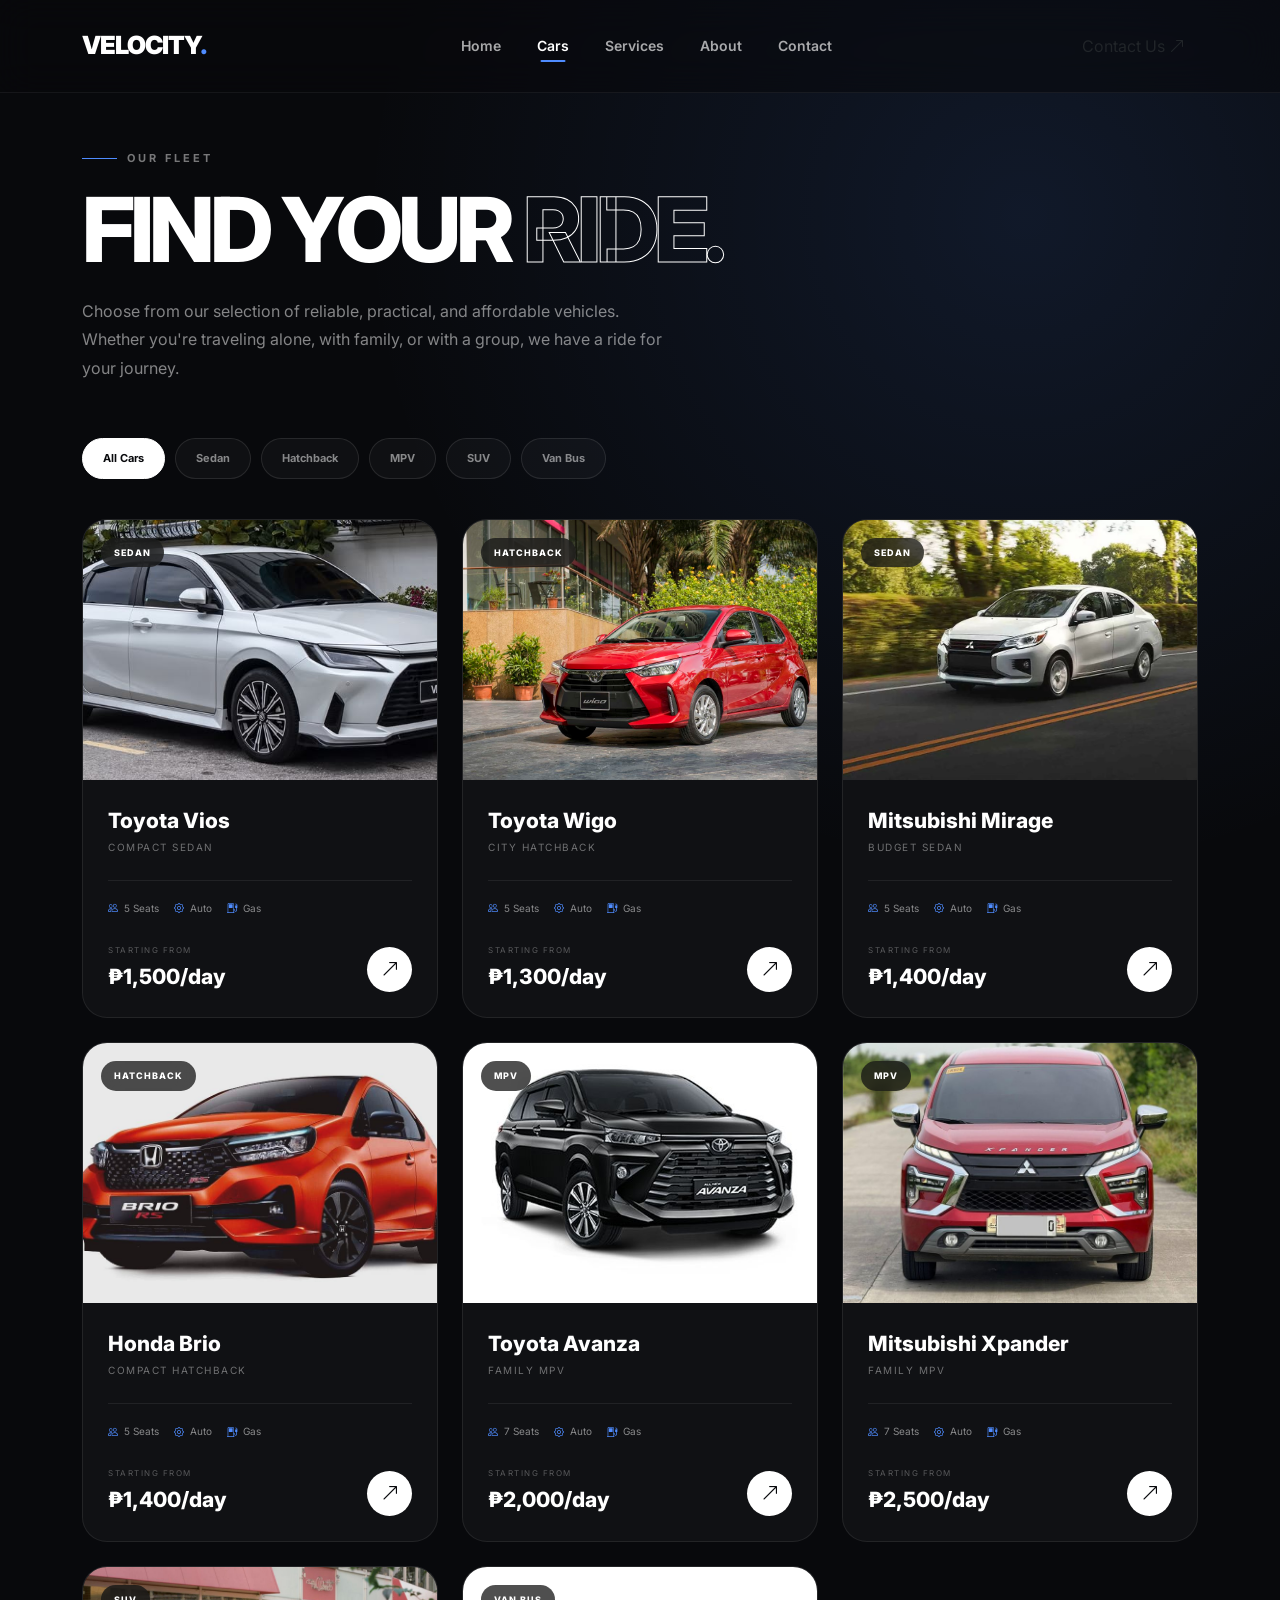
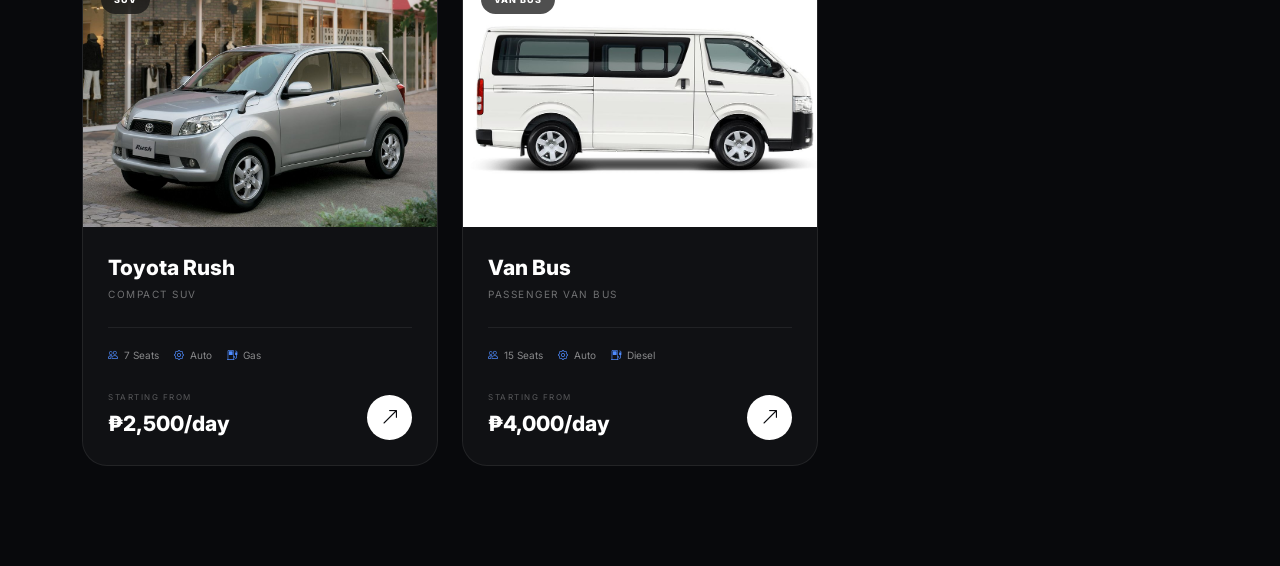
<file: cars.html>
<!DOCTYPE html>
<html lang="en">

<head>

    <meta charset="UTF-8">
    <meta name="viewport" content="width=device-width, initial-scale=1.0">

    <title>Velocity | Our Cars</title>

    <!-- Bootstrap -->
    <link
        href="https://cdn.jsdelivr.net/npm/bootstrap@5.3.3/dist/css/bootstrap.min.css"
        rel="stylesheet"
    >

    <!-- Bootstrap Icons -->
    <link
        rel="stylesheet"
        href="https://cdn.jsdelivr.net/npm/bootstrap-icons@1.11.3/font/bootstrap-icons.min.css"
    >

    <!-- Google Font -->
    <link rel="preconnect" href="https://fonts.googleapis.com">
    <link
        rel="preconnect"
        href="https://fonts.gstatic.com"
        crossorigin
    >

    <link
        href="https://fonts.googleapis.com/css2?family=Inter:wght@400;500;600;700;800;900&display=swap"
        rel="stylesheet"
    >

    <!-- Main CSS -->
    <link rel="stylesheet" href="css/style.css">


    <style>

        /* =========================
           CARS PAGE
        ========================= */

        .cars-page {

            min-height: 100vh;

            padding-top: 150px;
            padding-bottom: 100px;

            background:
                radial-gradient(
                    circle at 80% 10%,
                    rgba(79,140,255,.12),
                    transparent 30%
                ),
                #08090c;

        }


        /* =========================
           HEADER
        ========================= */

        .cars-header {

            margin-bottom: 55px;

        }


        .cars-tag {

            display: flex;
            align-items: center;
            gap: 10px;

            color: rgba(255,255,255,.45);

            font-size: 11px;
            font-weight: 700;

            letter-spacing: 3px;

        }


        .cars-tag span {

            width: 35px;
            height: 1px;

            background: #4f8cff;

        }


        .cars-header h1 {

            margin-top: 20px;

            max-width: 900px;

            font-size: clamp(50px, 7vw, 90px);

            line-height: .95;

            letter-spacing: -5px;

            font-weight: 800;

        }


        .cars-header h1 span {

            color: transparent;

            -webkit-text-stroke: 1px white;

        }


        .cars-header p {

            max-width: 600px;

            margin-top: 25px;

            color: rgba(255,255,255,.5);

            line-height: 1.8;

        }


        /* =========================
           CATEGORY FILTER
        ========================= */

        .category-filter {

            display: flex;

            flex-wrap: wrap;

            gap: 10px;

            margin-bottom: 40px;

        }


        .category-btn {

            padding: 11px 20px;

            border: 1px solid rgba(255,255,255,.1);

            border-radius: 50px;

            background: rgba(255,255,255,.03);

            color: rgba(255,255,255,.5);

            font-size: 11px;

            font-weight: 700;

            cursor: pointer;

            transition: .3s ease;

        }


        .category-btn:hover {

            color: white;

            border-color: rgba(79,140,255,.5);

        }


        .category-btn.active {

            color: #08090c;

            background: white;

            border-color: white;

        }


        /* =========================
           CAR ITEM
        ========================= */

        .car-item {

            transition:
                opacity .4s ease,
                transform .4s ease;

        }


        .car-item.hide {

            opacity: 0;

            transform: scale(.94);

            pointer-events: none;

            display: none;

        }


        /* =========================
           CAR CARD
        ========================= */

        .car-card {

            overflow: hidden;

            height: 100%;

            border: 1px solid rgba(255,255,255,.08);

            border-radius: 25px;

            background: #101114;

            transition: .4s ease;

        }


        .car-card:hover {

            transform: translateY(-8px);

            border-color: rgba(79,140,255,.45);

            box-shadow:
                0 25px 60px rgba(0,0,0,.3);

        }


        /* =========================
           CAR IMAGE
        ========================= */

        .car-image {

            position: relative;

            height: 260px;

            overflow: hidden;

            background: #15161a;

        }


        .car-image img {

            width: 100%;
            height: 100%;

            object-fit: cover;

            transition: .7s ease;

        }


        .car-card:hover .car-image img {

            transform: scale(1.07);

        }


        .car-badge {

            position: absolute;

            top: 18px;
            left: 18px;

            z-index: 2;

            padding: 8px 13px;

            border-radius: 50px;

            background: rgba(20,20,20,.75);

            backdrop-filter: blur(10px);

            color: white;

            font-size: 9px;

            font-weight: 800;

            letter-spacing: 1px;

        }


        /* =========================
           CARD BODY
        ========================= */

        .car-body {

            padding: 28px 25px 25px;

        }


        .car-body h3 {

            margin: 0;

            color: white;

            font-size: 21px;

            font-weight: 800;

        }


        .car-type {

            margin-top: 7px;

            color: rgba(255,255,255,.4);

            font-size: 10px;

            text-transform: uppercase;

            letter-spacing: 1.5px;

        }


        /* =========================
           SPECS
        ========================= */

        .car-specs {

            display: flex;

            flex-wrap: wrap;

            gap: 15px;

            margin-top: 25px;

            padding-top: 20px;

            border-top: 1px solid rgba(255,255,255,.07);

        }


        .car-spec {

            display: flex;

            align-items: center;

            gap: 6px;

            color: rgba(255,255,255,.5);

            font-size: 10px;

        }


        .car-spec i {

            color: #4f8cff;

        }


        /* =========================
           PRICE
        ========================= */

        .car-bottom {

            display: flex;

            align-items: flex-end;

            justify-content: space-between;

            margin-top: 28px;

        }


        .car-price small {

            display: block;

            margin-bottom: 5px;

            color: rgba(255,255,255,.3);

            font-size: 8px;

            text-transform: uppercase;

            letter-spacing: 1.5px;

        }


        .car-price strong {

            color: white;

            font-size: 21px;

            font-weight: 800;

        }


        /* =========================
           CONTACT BUTTON
        ========================= */

        .car-book {

            width: 45px;
            height: 45px;

            display: flex;

            align-items: center;
            justify-content: center;

            border-radius: 50%;

            background: white;

            color: #08090c;

            text-decoration: none;

            font-size: 18px;

            transition: .3s ease;

        }


        .car-book:hover {

            background: #4f8cff;

            color: white;

            transform: rotate(45deg) scale(1.08);

        }


        /* =========================
           MOBILE
        ========================= */

        @media(max-width:576px) {

            .cars-page {

                padding-top: 120px;

            }


            .cars-header h1 {

                font-size: 55px;

                letter-spacing: -4px;

            }


            .category-filter {

                gap: 7px;

            }


            .category-btn {

                padding: 9px 14px;

                font-size: 9px;

            }


            .car-image {

                height: 230px;

            }

        }

    </style>

</head>


<body>


<!-- =========================
     NAVBAR
========================= -->

<nav class="navbar navbar-expand-lg fixed-top">

    <div class="container">

        <a
            class="navbar-brand"
            href="index.html"
        >

            VELOCITY<span>.</span>

        </a>


        <button
            class="navbar-toggler"
            type="button"
            data-bs-toggle="collapse"
            data-bs-target="#mainNavbar"
        >

            <i class="bi bi-list"></i>

        </button>


        <div
            class="collapse navbar-collapse"
            id="mainNavbar"
        >

            <ul class="navbar-nav mx-auto">

                <li class="nav-item">

                    <a
                        class="nav-link"
                        href="index.html"
                    >
                        Home
                    </a>

                </li>


                <li class="nav-item">

                    <a
                        class="nav-link active"
                        href="cars.html"
                    >
                        Cars
                    </a>

                </li>


                <li class="nav-item">

                    <a
                        class="nav-link"
                        href="services.html"
                    >
                        Services
                    </a>

                </li>


                <li class="nav-item">

                    <a
                        class="nav-link"
                        href="about.html"
                    >
                        About
                    </a>

                </li>


                <li class="nav-item">

                    <a
                        class="nav-link"
                        href="contact.html"
                    >
                        Contact
                    </a>

                </li>

            </ul>


            <!-- CONTACT BUTTON -->

            <a
                href="contact.html"
                class="btn btn-book"
            >

                Contact Us

                <i class="bi bi-arrow-up-right"></i>

            </a>

        </div>

    </div>

</nav>



<!-- =========================
     CARS PAGE
========================= -->

<main class="cars-page">

    <div class="container">


        <!-- HEADER -->

        <section class="cars-header">

            <div class="cars-tag">

                <span></span>

                OUR FLEET

            </div>


            <h1>

                FIND YOUR
                <span>RIDE.</span>

            </h1>


            <p>

                Choose from our selection of reliable,
                practical, and affordable vehicles.
                Whether you're traveling alone,
                with family, or with a group,
                we have a ride for your journey.

            </p>

        </section>



        <!-- =========================
             CATEGORY FILTER
        ========================= -->

        <div class="category-filter">

            <button
                class="category-btn active"
                data-filter="all"
            >
                All Cars
            </button>


            <button
                class="category-btn"
                data-filter="sedan"
            >
                Sedan
            </button>


            <button
                class="category-btn"
                data-filter="hatchback"
            >
                Hatchback
            </button>


            <button
                class="category-btn"
                data-filter="mpv"
            >
                MPV
            </button>


            <button
                class="category-btn"
                data-filter="suv"
            >
                SUV
            </button>


            <button
                class="category-btn"
                data-filter="vanbus"
            >
                Van Bus
            </button>

        </div>



        <!-- =========================
             CAR GRID
        ========================= -->

        <div
            class="row g-4"
            id="carGrid"
        >


            <!-- =========================
                 TOYOTA VIOS
            ========================= -->

            <div
                class="col-md-6 col-lg-4 car-item"
                data-category="sedan"
            >

                <div class="car-card">

                    <div class="car-image">

                        <span class="car-badge">
                            SEDAN
                        </span>

                        <img
                            src="assets/images/vios.jpg"
                            alt="Toyota Vios"
                        >

                    </div>


                    <div class="car-body">

                        <h3>
                            Toyota Vios
                        </h3>

                        <div class="car-type">
                            Compact Sedan
                        </div>


                        <div class="car-specs">

                            <div class="car-spec">
                                <i class="bi bi-people"></i>
                                5 Seats
                            </div>

                            <div class="car-spec">
                                <i class="bi bi-gear"></i>
                                Auto
                            </div>

                            <div class="car-spec">
                                <i class="bi bi-fuel-pump"></i>
                                Gas
                            </div>

                        </div>


                        <div class="car-bottom">

                            <div class="car-price">

                                <small>
                                    Starting from
                                </small>

                                <strong>
                                    ₱1,500/day
                                </strong>

                            </div>


                            <a
                                href="contact.html"
                                class="car-book"
                                title="Contact Us"
                            >

                                <i class="bi bi-arrow-up-right"></i>

                            </a>

                        </div>

                    </div>

                </div>

            </div>



            <!-- =========================
                 TOYOTA WIGO
            ========================= -->

            <div
                class="col-md-6 col-lg-4 car-item"
                data-category="hatchback"
            >

                <div class="car-card">

                    <div class="car-image">

                        <span class="car-badge">
                            HATCHBACK
                        </span>

                        <img
                            src="assets/images/wigo.jpg"
                            alt="Toyota Wigo"
                        >

                    </div>


                    <div class="car-body">

                        <h3>
                            Toyota Wigo
                        </h3>

                        <div class="car-type">
                            City Hatchback
                        </div>


                        <div class="car-specs">

                            <div class="car-spec">
                                <i class="bi bi-people"></i>
                                5 Seats
                            </div>

                            <div class="car-spec">
                                <i class="bi bi-gear"></i>
                                Auto
                            </div>

                            <div class="car-spec">
                                <i class="bi bi-fuel-pump"></i>
                                Gas
                            </div>

                        </div>


                        <div class="car-bottom">

                            <div class="car-price">

                                <small>
                                    Starting from
                                </small>

                                <strong>
                                    ₱1,300/day
                                </strong>

                            </div>


                            <a
                                href="contact.html"
                                class="car-book"
                                title="Contact Us"
                            >

                                <i class="bi bi-arrow-up-right"></i>

                            </a>

                        </div>

                    </div>

                </div>

            </div>



            <!-- =========================
                 MITSUBISHI MIRAGE
            ========================= -->

            <div
                class="col-md-6 col-lg-4 car-item"
                data-category="sedan"
            >

                <div class="car-card">

                    <div class="car-image">

                        <span class="car-badge">
                            SEDAN
                        </span>

                        <img
                            src="assets/images/mirage.jpg"
                            alt="Mitsubishi Mirage"
                        >

                    </div>


                    <div class="car-body">

                        <h3>
                            Mitsubishi Mirage
                        </h3>

                        <div class="car-type">
                            Budget Sedan
                        </div>


                        <div class="car-specs">

                            <div class="car-spec">
                                <i class="bi bi-people"></i>
                                5 Seats
                            </div>

                            <div class="car-spec">
                                <i class="bi bi-gear"></i>
                                Auto
                            </div>

                            <div class="car-spec">
                                <i class="bi bi-fuel-pump"></i>
                                Gas
                            </div>

                        </div>


                        <div class="car-bottom">

                            <div class="car-price">

                                <small>
                                    Starting from
                                </small>

                                <strong>
                                    ₱1,400/day
                                </strong>

                            </div>


                            <a
                                href="contact.html"
                                class="car-book"
                                title="Contact Us"
                            >

                                <i class="bi bi-arrow-up-right"></i>

                            </a>

                        </div>

                    </div>

                </div>

            </div>



            <!-- =========================
                 HONDA BRIO
            ========================= -->

            <div
                class="col-md-6 col-lg-4 car-item"
                data-category="hatchback"
            >

                <div class="car-card">

                    <div class="car-image">

                        <span class="car-badge">
                            HATCHBACK
                        </span>

                        <img
                            src="assets/images/brio.jpg"
                            alt="Honda Brio"
                        >

                    </div>


                    <div class="car-body">

                        <h3>
                            Honda Brio
                        </h3>

                        <div class="car-type">
                            Compact Hatchback
                        </div>


                        <div class="car-specs">

                            <div class="car-spec">
                                <i class="bi bi-people"></i>
                                5 Seats
                            </div>

                            <div class="car-spec">
                                <i class="bi bi-gear"></i>
                                Auto
                            </div>

                            <div class="car-spec">
                                <i class="bi bi-fuel-pump"></i>
                                Gas
                            </div>

                        </div>


                        <div class="car-bottom">

                            <div class="car-price">

                                <small>
                                    Starting from
                                </small>

                                <strong>
                                    ₱1,400/day
                                </strong>

                            </div>


                            <a
                                href="contact.html"
                                class="car-book"
                                title="Contact Us"
                            >

                                <i class="bi bi-arrow-up-right"></i>

                            </a>

                        </div>

                    </div>

                </div>

            </div>



            <!-- =========================
                 TOYOTA AVANZA
            ========================= -->

            <div
                class="col-md-6 col-lg-4 car-item"
                data-category="mpv"
            >

                <div class="car-card">

                    <div class="car-image">

                        <span class="car-badge">
                            MPV
                        </span>

                        <img
                            src="assets/images/avanza.jpg"
                            alt="Toyota Avanza"
                        >

                    </div>


                    <div class="car-body">

                        <h3>
                            Toyota Avanza
                        </h3>

                        <div class="car-type">
                            Family MPV
                        </div>


                        <div class="car-specs">

                            <div class="car-spec">
                                <i class="bi bi-people"></i>
                                7 Seats
                            </div>

                            <div class="car-spec">
                                <i class="bi bi-gear"></i>
                                Auto
                            </div>

                            <div class="car-spec">
                                <i class="bi bi-fuel-pump"></i>
                                Gas
                            </div>

                        </div>


                        <div class="car-bottom">

                            <div class="car-price">

                                <small>
                                    Starting from
                                </small>

                                <strong>
                                    ₱2,000/day
                                </strong>

                            </div>


                            <a
                                href="contact.html"
                                class="car-book"
                                title="Contact Us"
                            >

                                <i class="bi bi-arrow-up-right"></i>

                            </a>

                        </div>

                    </div>

                </div>

            </div>



            <!-- =========================
                 MITSUBISHI XPANDER
            ========================= -->

            <div
                class="col-md-6 col-lg-4 car-item"
                data-category="mpv"
            >

                <div class="car-card">

                    <div class="car-image">

                        <span class="car-badge">
                            MPV
                        </span>

                        <img
                            src="assets/images/xpander.jpg"
                            alt="Mitsubishi Xpander"
                        >

                    </div>


                    <div class="car-body">

                        <h3>
                            Mitsubishi Xpander
                        </h3>

                        <div class="car-type">
                            Family MPV
                        </div>


                        <div class="car-specs">

                            <div class="car-spec">
                                <i class="bi bi-people"></i>
                                7 Seats
                            </div>

                            <div class="car-spec">
                                <i class="bi bi-gear"></i>
                                Auto
                            </div>

                            <div class="car-spec">
                                <i class="bi bi-fuel-pump"></i>
                                Gas
                            </div>

                        </div>


                        <div class="car-bottom">

                            <div class="car-price">

                                <small>
                                    Starting from
                                </small>

                                <strong>
                                    ₱2,500/day
                                </strong>

                            </div>


                            <a
                                href="contact.html"
                                class="car-book"
                                title="Contact Us"
                            >

                                <i class="bi bi-arrow-up-right"></i>

                            </a>

                        </div>

                    </div>

                </div>

            </div>



            <!-- =========================
                 TOYOTA RUSH
            ========================= -->

            <div
                class="col-md-6 col-lg-4 car-item"
                data-category="suv"
            >

                <div class="car-card">

                    <div class="car-image">

                        <span class="car-badge">
                            SUV
                        </span>

                        <img
                            src="assets/images/rush.jpg"
                            alt="Toyota Rush"
                        >

                    </div>


                    <div class="car-body">

                        <h3>
                            Toyota Rush
                        </h3>

                        <div class="car-type">
                            Compact SUV
                        </div>


                        <div class="car-specs">

                            <div class="car-spec">
                                <i class="bi bi-people"></i>
                                7 Seats
                            </div>

                            <div class="car-spec">
                                <i class="bi bi-gear"></i>
                                Auto
                            </div>

                            <div class="car-spec">
                                <i class="bi bi-fuel-pump"></i>
                                Gas
                            </div>

                        </div>


                        <div class="car-bottom">

                            <div class="car-price">

                                <small>
                                    Starting from
                                </small>

                                <strong>
                                    ₱2,500/day
                                </strong>

                            </div>


                            <a
                                href="contact.html"
                                class="car-book"
                                title="Contact Us"
                            >

                                <i class="bi bi-arrow-up-right"></i>

                            </a>

                        </div>

                    </div>

                </div>

            </div>



            <!-- =========================
                 VAN BUS
            ========================= -->

            <div
                class="col-md-6 col-lg-4 car-item"
                data-category="vanbus"
            >

                <div class="car-card">

                    <div class="car-image">

                        <span class="car-badge">
                            VAN BUS
                        </span>

                        <img
                            src="assets/images/van.jpg"
                            alt="Van Bus"
                        >

                    </div>


                    <div class="car-body">

                        <h3>
                            Van Bus
                        </h3>

                        <div class="car-type">
                            Passenger Van Bus
                        </div>


                        <div class="car-specs">

                            <div class="car-spec">
                                <i class="bi bi-people"></i>
                                15 Seats
                            </div>

                            <div class="car-spec">
                                <i class="bi bi-gear"></i>
                                Auto
                            </div>

                            <div class="car-spec">
                                <i class="bi bi-fuel-pump"></i>
                                Diesel
                            </div>

                        </div>


                        <div class="car-bottom">

                            <div class="car-price">

                                <small>
                                    Starting from
                                </small>

                                <strong>
                                    ₱4,000/day
                                </strong>

                            </div>


                            <a
                                href="contact.html"
                                class="car-book"
                                title="Contact Us"
                            >

                                <i class="bi bi-arrow-up-right"></i>

                            </a>

                        </div>

                    </div>

                </div>

            </div>


        </div>

    </div>

</main>



<!-- Bootstrap JS -->

<script
    src="https://cdn.jsdelivr.net/npm/bootstrap@5.3.3/dist/js/bootstrap.bundle.min.js">
</script>



<!-- =========================
     FILTER SCRIPT
========================= -->

<script>

    const categoryButtons =
        document.querySelectorAll(".category-btn");

    const carItems =
        document.querySelectorAll(".car-item");


    categoryButtons.forEach(button => {

        button.addEventListener("click", function() {

            /* Remove active */

            categoryButtons.forEach(btn => {

                btn.classList.remove("active");

            });


            /* Add active */

            this.classList.add("active");


            /* Get selected category */

            const filter =
                this.dataset.filter;


            /* Filter cars */

            carItems.forEach(car => {

                const category =
                    car.dataset.category;


                if (
                    filter === "all" ||
                    category === filter
                ) {

                    car.classList.remove("hide");

                }

                else {

                    car.classList.add("hide");

                }

            });

        });

    });

</script>


</body>

</html>
</file>
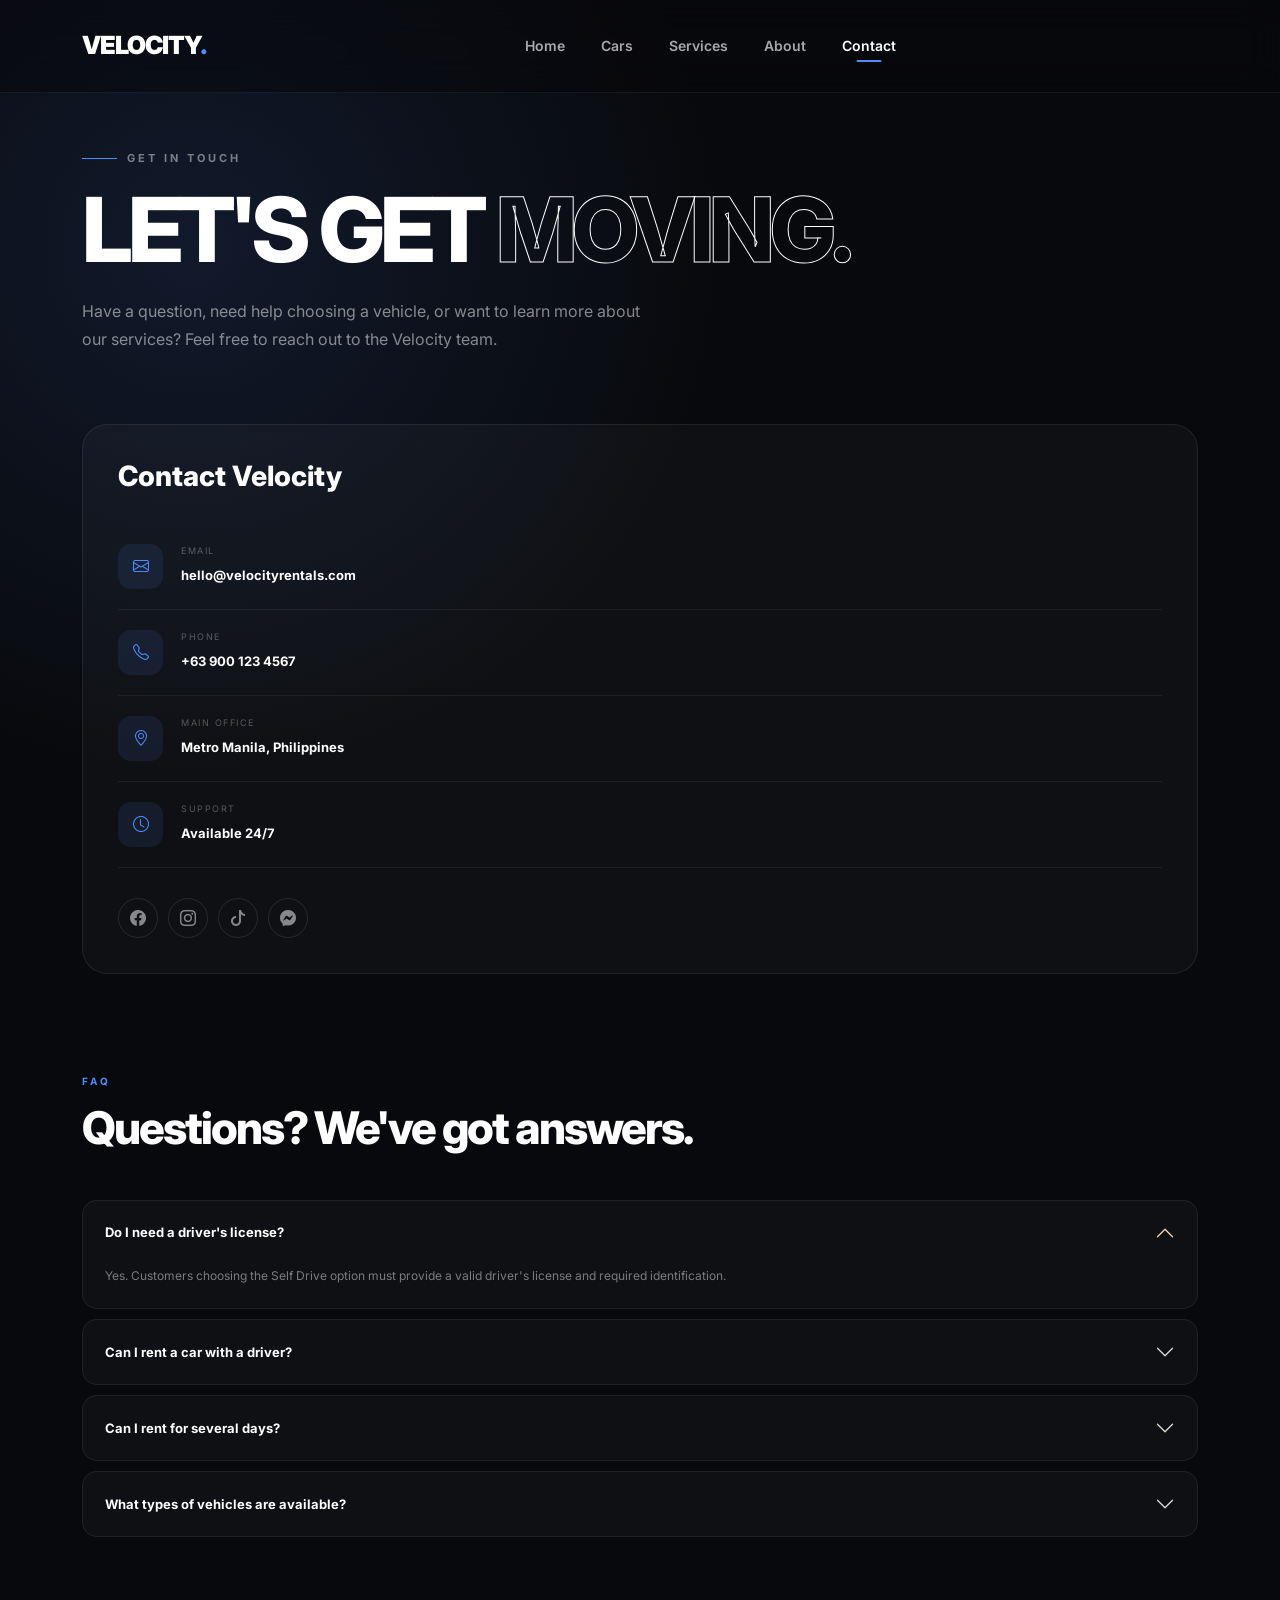
<file: contact.html>
<!DOCTYPE html>
<html lang="en">

<head>

    <meta charset="UTF-8">
    <meta name="viewport" content="width=device-width, initial-scale=1.0">

    <title>Velocity | Contact</title>

    <!-- Bootstrap CSS -->
    <link
        href="https://cdn.jsdelivr.net/npm/bootstrap@5.3.3/dist/css/bootstrap.min.css"
        rel="stylesheet"
    >

    <!-- Bootstrap Icons -->
    <link
        rel="stylesheet"
        href="https://cdn.jsdelivr.net/npm/bootstrap-icons@1.11.3/font/bootstrap-icons.min.css"
    >

    <!-- Google Font -->
    <link rel="preconnect" href="https://fonts.googleapis.com">

    <link
        rel="preconnect"
        href="https://fonts.gstatic.com"
        crossorigin
    >

    <link
        href="https://fonts.googleapis.com/css2?family=Inter:wght@400;500;600;700;800;900&display=swap"
        rel="stylesheet"
    >

    <!-- Main CSS -->
    <link rel="stylesheet" href="css/style.css">


    <style>

        /* =========================
           CONTACT PAGE
        ========================= */

        .contact-page {

            min-height: 100vh;

            padding-top: 150px;
            padding-bottom: 100px;

            background:
                radial-gradient(
                    circle at 15% 15%,
                    rgba(79,140,255,.13),
                    transparent 30%
                ),
                #08090c;

        }


        /* =========================
           HEADER
        ========================= */

        .contact-header {

            margin-bottom: 70px;

        }

        .contact-tag {

            display: flex;

            align-items: center;

            gap: 10px;

            color: rgba(255,255,255,.45);

            font-size: 11px;

            font-weight: 700;

            letter-spacing: 3px;

        }

        .contact-tag span {

            width: 35px;

            height: 1px;

            background: #4f8cff;

        }

        .contact-header h1 {

            margin-top: 20px;

            font-size: clamp(50px, 7vw, 90px);

            line-height: .95;

            letter-spacing: -5px;

            font-weight: 800;

        }

        .contact-header h1 span {

            color: transparent;

            -webkit-text-stroke: 1px white;

        }

        .contact-header p {

            max-width: 560px;

            margin-top: 25px;

            color: rgba(255,255,255,.5);

            line-height: 1.8;

        }


        /* =========================
           CONTACT INFO
        ========================= */

        .contact-info {

            padding: 35px;

            height: 100%;

            border-radius: 25px;

            border: 1px solid rgba(255,255,255,.08);

            background: rgba(255,255,255,.03);

        }

        .contact-info h2 {

            font-size: 28px;

            font-weight: 800;

            margin-bottom: 30px;

        }

        .info-item {

            display: flex;

            gap: 18px;

            padding: 20px 0;

            border-bottom: 1px solid rgba(255,255,255,.06);

        }

        .info-icon {

            width: 45px;

            height: 45px;

            flex-shrink: 0;

            display: flex;

            align-items: center;

            justify-content: center;

            border-radius: 13px;

            background: rgba(79,140,255,.1);

            color: #4f8cff;

        }

        .info-item small {

            display: block;

            color: rgba(255,255,255,.3);

            font-size: 9px;

            text-transform: uppercase;

            letter-spacing: 1.5px;

            margin-bottom: 5px;

        }

        .info-item strong {

            color: white;

            font-size: 13px;

        }


        /* =========================
           SOCIAL LINKS
        ========================= */

        .social-links {

            display: flex;

            gap: 10px;

            margin-top: 30px;

        }

        .social-links a {

            width: 40px;

            height: 40px;

            display: flex;

            align-items: center;

            justify-content: center;

            border-radius: 50%;

            border: 1px solid rgba(255,255,255,.1);

            color: rgba(255,255,255,.5);

            text-decoration: none;

            transition: .3s ease;

        }

        .social-links a:hover {

            background: #4f8cff;

            color: white;

            border-color: #4f8cff;

            transform: translateY(-4px);

        }


        /* =========================
           FAQ
        ========================= */

        .faq-section {

            margin-top: 100px;

        }

        .section-title {

            margin-bottom: 45px;

        }

        .section-title span {

            display: block;

            margin-bottom: 12px;

            color: #4f8cff;

            font-size: 10px;

            font-weight: 700;

            letter-spacing: 3px;

        }

        .section-title h2 {

            font-size: 45px;

            font-weight: 800;

            letter-spacing: -2px;

        }


        .accordion-item {

            margin-bottom: 10px;

            overflow: hidden;

            border: 1px solid rgba(255,255,255,.07) !important;

            border-radius: 15px !important;

            background: rgba(255,255,255,.03) !important;

        }

        .accordion-button {

            padding: 22px;

            color: white !important;

            background: transparent !important;

            box-shadow: none !important;

            font-size: 13px;

            font-weight: 700;

        }

        .accordion-button::after {

            filter: invert(1);

        }

        .accordion-body {

            padding: 0 22px 22px;

            color: rgba(255,255,255,.45);

            font-size: 12px;

            line-height: 1.8;

        }


        /* =========================
           RESPONSIVE
        ========================= */

        @media(max-width:576px) {

            .contact-page {

                padding-top: 120px;

            }

            .contact-header h1 {

                font-size: 55px;

                letter-spacing: -4px;

            }

            .contact-info {

                padding: 25px;

            }

            .section-title h2 {

                font-size: 35px;

            }

        }

    </style>

</head>


<body>


<!-- =========================
     NAVBAR
========================= -->

<nav class="navbar navbar-expand-lg fixed-top">

    <div class="container">

        <!-- BRAND -->

        <a
            class="navbar-brand"
            href="index.html"
        >
            VELOCITY<span>.</span>
        </a>


        <!-- MOBILE BUTTON -->

        <button
            class="navbar-toggler"
            type="button"
            data-bs-toggle="collapse"
            data-bs-target="#mainNavbar"
            aria-controls="mainNavbar"
            aria-expanded="false"
            aria-label="Toggle navigation"
        >

            <i class="bi bi-list"></i>

        </button>


        <!-- NAVIGATION -->

        <div
            class="collapse navbar-collapse"
            id="mainNavbar"
        >

            <ul class="navbar-nav mx-auto">

                <li class="nav-item">

                    <a
                        class="nav-link"
                        href="index.html"
                    >
                        Home
                    </a>

                </li>


                <li class="nav-item">

                    <a
                        class="nav-link"
                        href="cars.html"
                    >
                        Cars
                    </a>

                </li>


                <li class="nav-item">

                    <a
                        class="nav-link"
                        href="services.html"
                    >
                        Services
                    </a>

                </li>


                <li class="nav-item">

                    <a
                        class="nav-link"
                        href="about.html"
                    >
                        About
                    </a>

                </li>


                <li class="nav-item">

                    <a
                        class="nav-link active"
                        href="contact.html"
                    >
                        Contact
                    </a>

                </li>

            </ul>

        </div>

    </div>

</nav>



<!-- =========================
     CONTACT PAGE
========================= -->

<main class="contact-page">

    <div class="container">


        <!-- HEADER -->

        <section class="contact-header">

            <div class="contact-tag">

                <span></span>

                GET IN TOUCH

            </div>


            <h1>

                LET'S GET
                <span>MOVING.</span>

            </h1>


            <p>

                Have a question, need help choosing a vehicle,
                or want to learn more about our services?
                Feel free to reach out to the Velocity team.

            </p>

        </section>



        <!-- =========================
             CONTACT INFORMATION
        ========================= -->

        <div class="row g-4">


            <div class="col-lg-12">

                <div class="contact-info">

                    <h2>
                        Contact Velocity
                    </h2>


                    <!-- EMAIL -->

                    <div class="info-item">

                        <div class="info-icon">

                            <i class="bi bi-envelope"></i>

                        </div>

                        <div>

                            <small>
                                Email
                            </small>

                            <strong>
                                hello@velocityrentals.com
                            </strong>

                        </div>

                    </div>



                    <!-- PHONE -->

                    <div class="info-item">

                        <div class="info-icon">

                            <i class="bi bi-telephone"></i>

                        </div>

                        <div>

                            <small>
                                Phone
                            </small>

                            <strong>
                                +63 900 123 4567
                            </strong>

                        </div>

                    </div>



                    <!-- LOCATION -->

                    <div class="info-item">

                        <div class="info-icon">

                            <i class="bi bi-geo-alt"></i>

                        </div>

                        <div>

                            <small>
                                Main Office
                            </small>

                            <strong>
                                Metro Manila, Philippines
                            </strong>

                        </div>

                    </div>



                    <!-- SUPPORT -->

                    <div class="info-item">

                        <div class="info-icon">

                            <i class="bi bi-clock"></i>

                        </div>

                        <div>

                            <small>
                                Support
                            </small>

                            <strong>
                                Available 24/7
                            </strong>

                        </div>

                    </div>



                    <!-- SOCIAL LINKS -->

                    <div class="social-links">

                        <a
                            href="#"
                            aria-label="Facebook"
                        >
                            <i class="bi bi-facebook"></i>
                        </a>


                        <a
                            href="#"
                            aria-label="Instagram"
                        >
                            <i class="bi bi-instagram"></i>
                        </a>


                        <a
                            href="#"
                            aria-label="TikTok"
                        >
                            <i class="bi bi-tiktok"></i>
                        </a>


                        <a
                            href="#"
                            aria-label="Messenger"
                        >
                            <i class="bi bi-messenger"></i>
                        </a>

                    </div>

                </div>

            </div>

        </div>



        <!-- =========================
             FAQ
        ========================= -->

        <section class="faq-section">

            <div class="section-title">

                <span>
                    FAQ
                </span>

                <h2>
                    Questions? We've got answers.
                </h2>

            </div>


            <div
                class="accordion"
                id="faqAccordion"
            >


                <!-- FAQ 1 -->

                <div class="accordion-item">

                    <h2 class="accordion-header">

                        <button
                            class="accordion-button"
                            type="button"
                            data-bs-toggle="collapse"
                            data-bs-target="#faqOne"
                        >

                            Do I need a driver's license?

                        </button>

                    </h2>


                    <div
                        id="faqOne"
                        class="accordion-collapse collapse show"
                        data-bs-parent="#faqAccordion"
                    >

                        <div class="accordion-body">

                            Yes. Customers choosing the Self Drive
                            option must provide a valid driver's
                            license and required identification.

                        </div>

                    </div>

                </div>



                <!-- FAQ 2 -->

                <div class="accordion-item">

                    <h2 class="accordion-header">

                        <button
                            class="accordion-button collapsed"
                            type="button"
                            data-bs-toggle="collapse"
                            data-bs-target="#faqTwo"
                        >

                            Can I rent a car with a driver?

                        </button>

                    </h2>


                    <div
                        id="faqTwo"
                        class="accordion-collapse collapse"
                        data-bs-parent="#faqAccordion"
                    >

                        <div class="accordion-body">

                            Yes. You can select the With Driver
                            option when arranging your rental.
                            Driver fees may vary depending on
                            the vehicle and duration of the rental.

                        </div>

                    </div>

                </div>



                <!-- FAQ 3 -->

                <div class="accordion-item">

                    <h2 class="accordion-header">

                        <button
                            class="accordion-button collapsed"
                            type="button"
                            data-bs-toggle="collapse"
                            data-bs-target="#faqThree"
                        >

                            Can I rent for several days?

                        </button>

                    </h2>


                    <div
                        id="faqThree"
                        class="accordion-collapse collapse"
                        data-bs-parent="#faqAccordion"
                    >

                        <div class="accordion-body">

                            Yes. We offer daily, weekly, and
                            long-term rental options depending
                            on vehicle availability.

                        </div>

                    </div>

                </div>



                <!-- FAQ 4 -->

                <div class="accordion-item">

                    <h2 class="accordion-header">

                        <button
                            class="accordion-button collapsed"
                            type="button"
                            data-bs-toggle="collapse"
                            data-bs-target="#faqFour"
                        >

                            What types of vehicles are available?

                        </button>

                    </h2>


                    <div
                        id="faqFour"
                        class="accordion-collapse collapse"
                        data-bs-parent="#faqAccordion"
                    >

                        <div class="accordion-body">

                            Our fleet can include sedans, SUVs,
                            vans, pickups, sports cars, and
                            electric vehicles.

                        </div>

                    </div>

                </div>


            </div>

        </section>

    </div>

</main>



<!-- =========================
     BOOTSTRAP JS
========================= -->

<script
    src="https://cdn.jsdelivr.net/npm/bootstrap@5.3.3/dist/js/bootstrap.bundle.min.js">
</script>


</body>

</html>
</file>
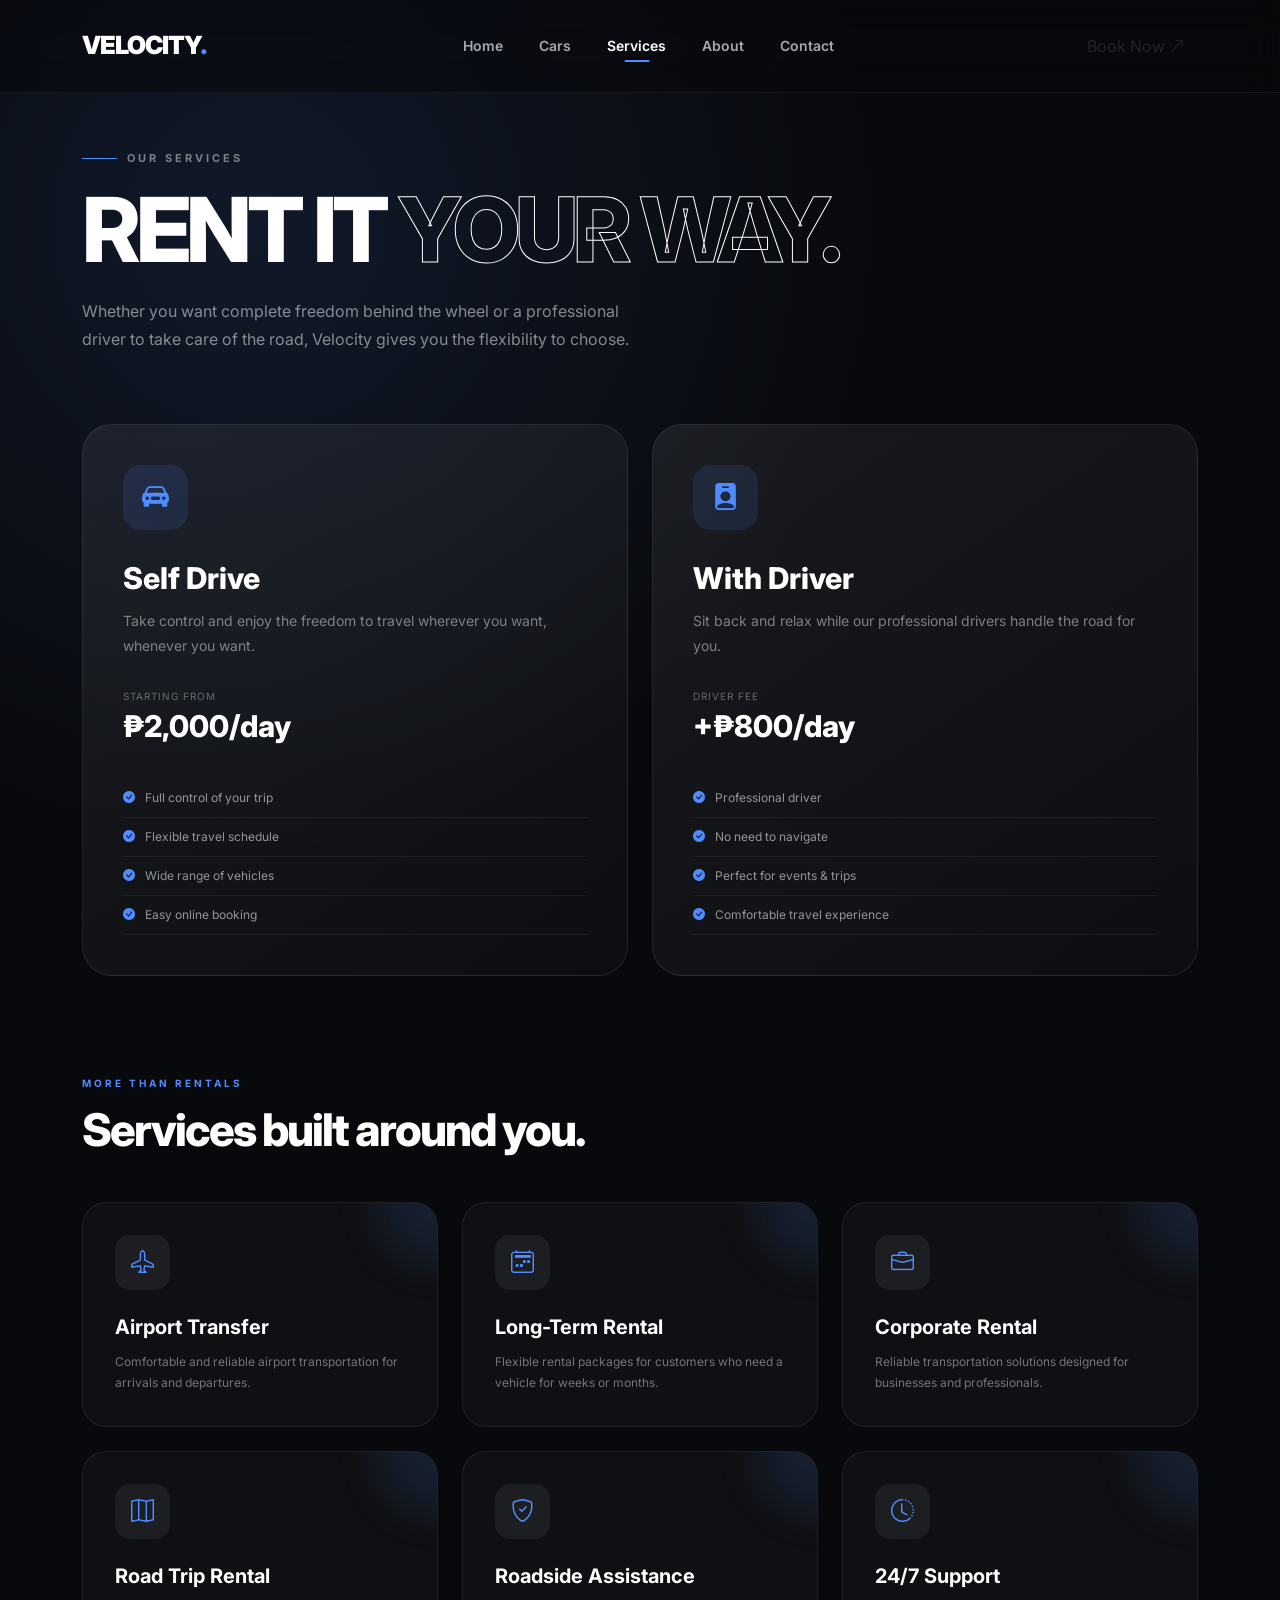
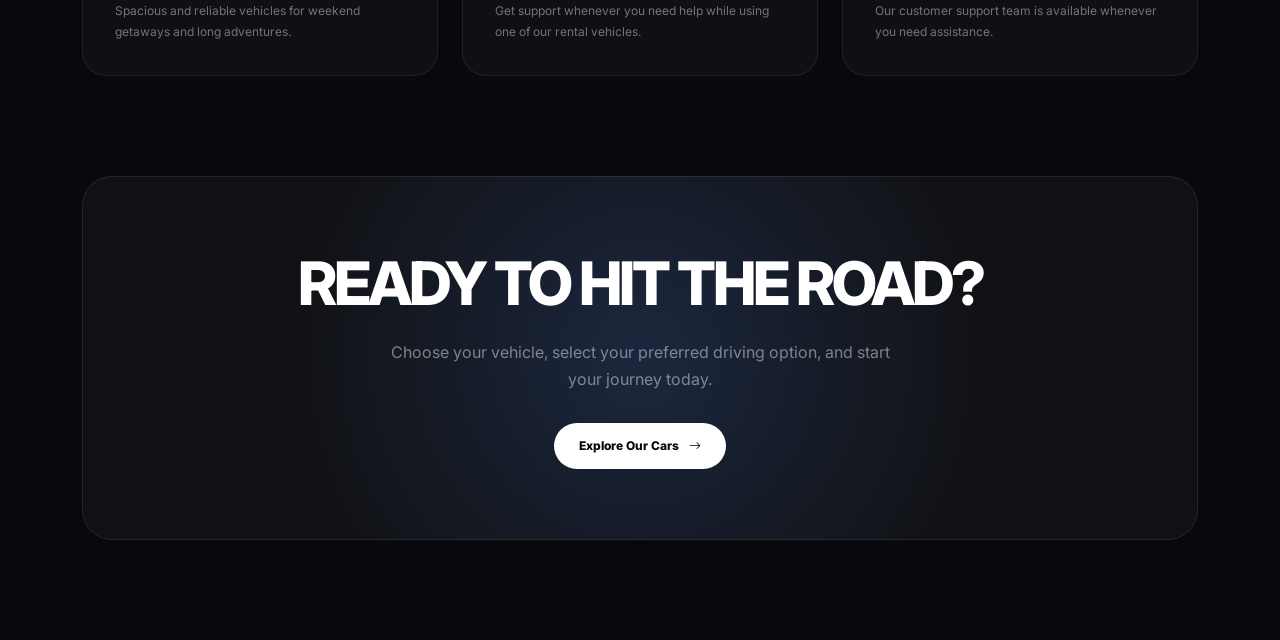
<file: services.html>
<!DOCTYPE html>
<html lang="en">
<head>

    <meta charset="UTF-8">
    <meta name="viewport" content="width=device-width, initial-scale=1.0">

    <title>Velocity | Services</title>

    <!-- Bootstrap CSS -->
    <link
        href="https://cdn.jsdelivr.net/npm/bootstrap@5.3.3/dist/css/bootstrap.min.css"
        rel="stylesheet"
    >

    <!-- Bootstrap Icons -->
    <link
        rel="stylesheet"
        href="https://cdn.jsdelivr.net/npm/bootstrap-icons@1.11.3/font/bootstrap-icons.min.css"
    >

    <!-- Google Font -->
    <link rel="preconnect" href="https://fonts.googleapis.com">
    <link rel="preconnect" href="https://fonts.gstatic.com" crossorigin>

    <link
        href="https://fonts.googleapis.com/css2?family=Inter:wght@400;500;600;700;800;900&display=swap"
        rel="stylesheet"
    >

    <!-- Main CSS -->
    <link rel="stylesheet" href="css/style.css">

    <style>

        /* =========================
           SERVICES PAGE
        ========================= */

        .services-page {
            min-height: 100vh;

            padding-top: 150px;
            padding-bottom: 100px;

            background:
                radial-gradient(
                    circle at 20% 10%,
                    rgba(79,140,255,.12),
                    transparent 28%
                ),
                #08090c;
        }


        /* HEADER */

        .services-header {
            margin-bottom: 70px;
        }

        .services-tag {
            display: flex;
            align-items: center;
            gap: 10px;

            color: rgba(255,255,255,.45);

            font-size: 11px;
            font-weight: 700;

            letter-spacing: 3px;
        }

        .services-tag span {
            width: 35px;
            height: 1px;

            background: #4f8cff;
        }

        .services-header h1 {
            margin-top: 20px;

            max-width: 800px;

            font-size: clamp(50px, 7vw, 90px);

            line-height: .95;

            letter-spacing: -5px;

            font-weight: 800;
        }

        .services-header h1 span {
            color: transparent;

            -webkit-text-stroke: 1px white;
        }

        .services-header p {
            max-width: 550px;

            margin-top: 25px;

            color: rgba(255,255,255,.5);

            line-height: 1.8;
        }


        /* =========================
           DRIVER CHOICE
        ========================= */

        .drive-section {
            margin-bottom: 100px;
        }

        .drive-card {

            position: relative;

            height: 100%;

            padding: 40px;

            overflow: hidden;

            border-radius: 30px;

            border: 1px solid rgba(255,255,255,.08);

            background:
                linear-gradient(
                    145deg,
                    rgba(255,255,255,.07),
                    rgba(255,255,255,.025)
                );

            transition: .5s ease;
        }

        .drive-card:hover {

            transform: translateY(-8px);

            border-color: rgba(79,140,255,.45);

            box-shadow:
                0 30px 80px rgba(0,0,0,.3),
                0 0 40px rgba(79,140,255,.08);
        }

        .drive-icon {

            width: 65px;
            height: 65px;

            display: flex;

            align-items: center;
            justify-content: center;

            border-radius: 18px;

            background: rgba(79,140,255,.12);

            color: #4f8cff;

            font-size: 27px;

            margin-bottom: 30px;
        }

        .drive-card h2 {

            font-size: 30px;

            font-weight: 800;

            margin-bottom: 12px;
        }

        .drive-card > p {

            color: rgba(255,255,255,.45);

            font-size: 14px;

            line-height: 1.8;

            margin-bottom: 30px;
        }


        /* PRICE */

        .drive-price {

            margin-bottom: 30px;
        }

        .drive-price small {

            display: block;

            color: rgba(255,255,255,.35);

            font-size: 10px;

            text-transform: uppercase;

            letter-spacing: 1px;
        }

        .drive-price strong {

            font-size: 30px;

            font-weight: 800;
        }


        /* FEATURES */

        .drive-features {

            padding: 0;

            margin: 0;

            list-style: none;
        }

        .drive-features li {

            display: flex;

            align-items: center;

            gap: 10px;

            padding: 10px 0;

            border-bottom: 1px solid rgba(255,255,255,.06);

            color: rgba(255,255,255,.55);

            font-size: 12px;
        }

        .drive-features li i {

            color: #4f8cff;

        }


        /* =========================
           SERVICE GRID
        ========================= */

        .section-title {

            margin-bottom: 45px;
        }

        .section-title span {

            display: block;

            margin-bottom: 12px;

            color: #4f8cff;

            font-size: 10px;

            font-weight: 700;

            letter-spacing: 3px;

        }

        .section-title h2 {

            font-size: 45px;

            font-weight: 800;

            letter-spacing: -2px;

        }


        .service-card {

            position: relative;

            height: 100%;

            padding: 32px;

            border-radius: 24px;

            border: 1px solid rgba(255,255,255,.07);

            background: rgba(255,255,255,.03);

            transition: .4s ease;

            overflow: hidden;
        }

        .service-card::before {

            content: "";

            position: absolute;

            width: 120px;
            height: 120px;

            right: -60px;
            top: -60px;

            border-radius: 50%;

            background: rgba(79,140,255,.12);

            filter: blur(20px);

            transition: .5s ease;
        }

        .service-card:hover::before {

            transform: scale(2);

        }

        .service-card:hover {

            transform: translateY(-8px);

            background: rgba(255,255,255,.05);

            border-color: rgba(255,255,255,.15);
        }


        .service-icon {

            width: 55px;
            height: 55px;

            display: flex;

            align-items: center;
            justify-content: center;

            margin-bottom: 25px;

            border-radius: 15px;

            background: rgba(255,255,255,.06);

            color: #4f8cff;

            font-size: 23px;

            transition: .4s ease;
        }

        .service-card:hover .service-icon {

            background: #4f8cff;

            color: white;

            transform: rotate(-8deg) scale(1.05);
        }


        .service-card h3 {

            font-size: 20px;

            font-weight: 700;

            margin-bottom: 12px;
        }

        .service-card p {

            margin: 0;

            color: rgba(255,255,255,.42);

            font-size: 12px;

            line-height: 1.8;
        }


        /* =========================
           CTA
        ========================= */

        .service-cta {

            position: relative;

            margin-top: 100px;

            padding: 70px 40px;

            overflow: hidden;

            text-align: center;

            border-radius: 30px;

            background:
                radial-gradient(
                    circle,
                    rgba(79,140,255,.18),
                    transparent 60%
                ),
                rgba(255,255,255,.035);

            border: 1px solid rgba(255,255,255,.08);
        }

        .service-cta h2 {

            font-size: clamp(35px, 5vw, 60px);

            font-weight: 800;

            letter-spacing: -3px;
        }

        .service-cta p {

            max-width: 500px;

            margin: 20px auto 30px;

            color: rgba(255,255,255,.45);

            line-height: 1.7;
        }

        .cta-button {

            display: inline-flex;

            align-items: center;

            gap: 10px;

            padding: 14px 25px;

            border-radius: 50px;

            background: white;

            color: #08090c;

            font-size: 12px;

            font-weight: 800;

            text-decoration: none;

            transition: .3s ease;
        }

        .cta-button:hover {

            background: #4f8cff;

            color: white;

            transform: translateY(-4px);

            box-shadow:
                0 15px 40px rgba(79,140,255,.25);
        }


        /* =========================
           RESPONSIVE
        ========================= */

        @media(max-width:576px) {

            .services-page {

                padding-top: 120px;

            }

            .services-header h1 {

                font-size: 55px;

                letter-spacing: -4px;

            }

            .drive-card {

                padding: 28px;

            }

            .section-title h2 {

                font-size: 35px;

            }

            .service-cta {

                padding: 50px 25px;

            }

        }

    </style>

</head>


<body>


<!-- =========================
     NAVBAR
========================= -->

<nav class="navbar navbar-expand-lg fixed-top">

    <div class="container">

        <a class="navbar-brand" href="index.html">
            VELOCITY<span>.</span>
        </a>


        <button
            class="navbar-toggler"
            type="button"
            data-bs-toggle="collapse"
            data-bs-target="#mainNavbar"
        >

            <i class="bi bi-list"></i>

        </button>


        <div
            class="collapse navbar-collapse"
            id="mainNavbar"
        >

            <ul class="navbar-nav mx-auto">

                <li class="nav-item">
                    <a class="nav-link" href="index.html">
                        Home
                    </a>
                </li>

                <li class="nav-item">
                    <a class="nav-link" href="cars.html">
                        Cars
                    </a>
                </li>

                <li class="nav-item">
                    <a class="nav-link active" href="services.html">
                        Services
                    </a>
                </li>

                <li class="nav-item">
                    <a class="nav-link" href="about.html">
                        About
                    </a>
                </li>

                <li class="nav-item">
                    <a class="nav-link" href="contact.html">
                        Contact
                    </a>
                </li>

            </ul>


            <a
                href="index.html#booking"
                class="btn btn-book"
            >

                Book Now

                <i class="bi bi-arrow-up-right"></i>

            </a>

        </div>

    </div>

</nav>



<!-- =========================
     SERVICES PAGE
========================= -->

<main class="services-page">

    <div class="container">


        <!-- HEADER -->

        <div class="services-header">

            <div class="services-tag">

                <span></span>

                OUR SERVICES

            </div>


            <h1>

                RENT IT
                <span>YOUR WAY.</span>

            </h1>


            <p>

                Whether you want complete freedom behind the wheel
                or a professional driver to take care of the road,
                Velocity gives you the flexibility to choose.

            </p>

        </div>



        <!-- =========================
             DRIVER OPTIONS
        ========================= -->

        <section class="drive-section">

            <div class="row g-4">


                <!-- SELF DRIVE -->

                <div class="col-lg-6">

                    <div class="drive-card">

                        <div class="drive-icon">

                            <i class="bi bi-car-front-fill"></i>

                        </div>


                        <h2>
                            Self Drive
                        </h2>


                        <p>

                            Take control and enjoy the freedom
                            to travel wherever you want, whenever
                            you want.

                        </p>


                        <div class="drive-price">

                            <small>
                                Starting from
                            </small>

                            <strong>
                                ₱2,000/day
                            </strong>

                        </div>


                        <ul class="drive-features">

                            <li>
                                <i class="bi bi-check-circle-fill"></i>
                                Full control of your trip
                            </li>

                            <li>
                                <i class="bi bi-check-circle-fill"></i>
                                Flexible travel schedule
                            </li>

                            <li>
                                <i class="bi bi-check-circle-fill"></i>
                                Wide range of vehicles
                            </li>

                            <li>
                                <i class="bi bi-check-circle-fill"></i>
                                Easy online booking
                            </li>

                        </ul>

                    </div>

                </div>



                <!-- WITH DRIVER -->

                <div class="col-lg-6">

                    <div class="drive-card">

                        <div class="drive-icon">

                            <i class="bi bi-person-badge-fill"></i>

                        </div>


                        <h2>
                            With Driver
                        </h2>


                        <p>

                            Sit back and relax while our professional
                            drivers handle the road for you.

                        </p>


                        <div class="drive-price">

                            <small>
                                Driver fee
                            </small>

                            <strong>
                                +₱800/day
                            </strong>

                        </div>


                        <ul class="drive-features">

                            <li>
                                <i class="bi bi-check-circle-fill"></i>
                                Professional driver
                            </li>

                            <li>
                                <i class="bi bi-check-circle-fill"></i>
                                No need to navigate
                            </li>

                            <li>
                                <i class="bi bi-check-circle-fill"></i>
                                Perfect for events & trips
                            </li>

                            <li>
                                <i class="bi bi-check-circle-fill"></i>
                                Comfortable travel experience
                            </li>

                        </ul>

                    </div>

                </div>

            </div>

        </section>



        <!-- =========================
             OTHER SERVICES
        ========================= -->

        <section>

            <div class="section-title">

                <span>
                    MORE THAN RENTALS
                </span>

                <h2>
                    Services built around you.
                </h2>

            </div>


            <div class="row g-4">


                <!-- SERVICE 1 -->

                <div class="col-md-6 col-lg-4">

                    <div class="service-card">

                        <div class="service-icon">

                            <i class="bi bi-airplane"></i>

                        </div>

                        <h3>
                            Airport Transfer
                        </h3>

                        <p>

                            Comfortable and reliable airport
                            transportation for arrivals and departures.

                        </p>

                    </div>

                </div>



                <!-- SERVICE 2 -->

                <div class="col-md-6 col-lg-4">

                    <div class="service-card">

                        <div class="service-icon">

                            <i class="bi bi-calendar2-week"></i>

                        </div>

                        <h3>
                            Long-Term Rental
                        </h3>

                        <p>

                            Flexible rental packages for customers
                            who need a vehicle for weeks or months.

                        </p>

                    </div>

                </div>



                <!-- SERVICE 3 -->

                <div class="col-md-6 col-lg-4">

                    <div class="service-card">

                        <div class="service-icon">

                            <i class="bi bi-briefcase"></i>

                        </div>

                        <h3>
                            Corporate Rental
                        </h3>

                        <p>

                            Reliable transportation solutions
                            designed for businesses and professionals.

                        </p>

                    </div>

                </div>



                <!-- SERVICE 4 -->

                <div class="col-md-6 col-lg-4">

                    <div class="service-card">

                        <div class="service-icon">

                            <i class="bi bi-map"></i>

                        </div>

                        <h3>
                            Road Trip Rental
                        </h3>

                        <p>

                            Spacious and reliable vehicles
                            for weekend getaways and long adventures.

                        </p>

                    </div>

                </div>



                <!-- SERVICE 5 -->

                <div class="col-md-6 col-lg-4">

                    <div class="service-card">

                        <div class="service-icon">

                            <i class="bi bi-shield-check"></i>

                        </div>

                        <h3>
                            Roadside Assistance
                        </h3>

                        <p>

                            Get support whenever you need help
                            while using one of our rental vehicles.

                        </p>

                    </div>

                </div>



                <!-- SERVICE 6 -->

                <div class="col-md-6 col-lg-4">

                    <div class="service-card">

                        <div class="service-icon">

                            <i class="bi bi-clock-history"></i>

                        </div>

                        <h3>
                            24/7 Support
                        </h3>

                        <p>

                            Our customer support team is available
                            whenever you need assistance.

                        </p>

                    </div>

                </div>


            </div>

        </section>



        <!-- =========================
             CTA
        ========================= -->

        <section class="service-cta">

            <h2>
                READY TO HIT
                THE ROAD?
            </h2>


            <p>

                Choose your vehicle, select your preferred
                driving option, and start your journey today.

            </p>


            <a
                href="cars.html"
                class="cta-button"
            >

                Explore Our Cars

                <i class="bi bi-arrow-right"></i>

            </a>

        </section>


    </div>

</main>



<!-- Bootstrap JS -->

<script
    src="https://cdn.jsdelivr.net/npm/bootstrap@5.3.3/dist/js/bootstrap.bundle.min.js">
</script>


</body>
</html>
</file>
<file: css/style.css>
/* ==================================================
   VELOCITY | MAIN STYLE.CSS
   ================================================== */


/* ==================================================
   RESET
================================================== */

* {
    margin: 0;
    padding: 0;
    box-sizing: border-box;
}

html {
    scroll-behavior: smooth;
}

body {
    font-family: "Inter", sans-serif;
    background: #08090c;
    color: #ffffff;
    overflow-x: hidden;
}


/* ==================================================
   SELECTION
================================================== */

::selection {
    background: #4f8cff;
    color: #ffffff;
}


/* ==================================================
   SCROLLBAR
================================================== */

::-webkit-scrollbar {
    width: 8px;
}

::-webkit-scrollbar-track {
    background: #08090c;
}

::-webkit-scrollbar-thumb {
    background: rgba(79, 140, 255, 0.5);
    border-radius: 20px;
}

::-webkit-scrollbar-thumb:hover {
    background: #4f8cff;
}


/* ==================================================
   RACING INTRO
================================================== */

.racing-intro {
    position: fixed;
    inset: 0;

    width: 100%;
    height: 100vh;

    z-index: 9999;

    display: flex;
    align-items: center;
    justify-content: center;

    background: #08090c;

    overflow: hidden;

    pointer-events: none;

    animation:
        introFadeOut 0.8s ease 2.7s forwards;
}


/* ==================================================
   RACING GLOW
================================================== */

.racing-glow {
    position: absolute;

    width: 550px;
    height: 550px;

    border-radius: 50%;

    background: rgba(79, 140, 255, 0.16);

    filter: blur(120px);

    animation:
        racingGlow 2s ease-in-out infinite;

    pointer-events: none;
}


/* ==================================================
   RACING LOGO
================================================== */

.racing-logo {
    position: absolute;

    top: 42%;
    left: 50%;

    transform: translate(-50%, -50%);

    z-index: 5;

    color: #ffffff;

    font-size: clamp(45px, 8vw, 100px);

    font-weight: 900;

    letter-spacing: -5px;

    white-space: nowrap;

    opacity: 0;

    animation:
        racingLogoIn 0.8s ease 0.1s forwards,
        racingLogoOut 0.5s ease 1.8s forwards;
}

.racing-logo span {
    color: #4f8cff;

    text-shadow:
        0 0 20px rgba(79, 140, 255, 0.8),
        0 0 50px rgba(79, 140, 255, 0.4);
}


/* ==================================================
   SPEED LINES
================================================== */

.speed-lines {
    position: absolute;

    inset: 0;

    width: 100%;
    height: 100%;

    overflow: hidden;
}

.speed-line {
    position: absolute;

    right: -400px;

    height: 2px;

    border-radius: 50%;

    background: linear-gradient(
        90deg,
        transparent,
        rgba(79, 140, 255, 0.9),
        transparent
    );

    animation:
        speedLine 1s linear infinite;
}

.speed-line:nth-child(1) {
    top: 25%;
    width: 260px;
    animation-delay: 0.1s;
}

.speed-line:nth-child(2) {
    top: 34%;
    width: 180px;
    animation-delay: 0.3s;
}

.speed-line:nth-child(3) {
    top: 46%;
    width: 320px;
    animation-delay: 0.5s;
}

.speed-line:nth-child(4) {
    top: 60%;
    width: 220px;
    animation-delay: 0.2s;
}

.speed-line:nth-child(5) {
    top: 72%;
    width: 350px;
    animation-delay: 0.4s;
}


/* ==================================================
   RACING CAR
================================================== */

.racing-car {
    position: absolute;

    left: -500px;

    bottom: 22%;

    width: 420px;

    z-index: 6;

    animation:
        racingDrive 1.9s cubic-bezier(.65, 0, .2, 1) 0.35s forwards;
}

.racing-car img {
    width: 100%;

    height: 250px;

    object-fit: cover;

    display: block;

    border-radius: 25px;

    filter:
        brightness(1.15)
        contrast(1.2)
        saturate(1.15)
        drop-shadow(0 25px 35px rgba(0, 0, 0, 0.6));

    transform: rotate(-2deg);
}


/* ==================================================
   RACING ROAD
================================================== */

.racing-road {
    position: absolute;

    left: 0;

    bottom: 20%;

    width: 100%;

    height: 2px;

    background: rgba(255, 255, 255, 0.1);
}

.racing-road::after {
    content: "";

    position: absolute;

    left: 0;

    top: 20px;

    width: 100%;

    height: 1px;

    background: linear-gradient(
        90deg,
        transparent,
        rgba(79, 140, 255, 0.5),
        transparent
    );
}


/* ==================================================
   RACING SUBTITLE
================================================== */

.racing-subtitle {
    position: absolute;

    bottom: 12%;

    left: 50%;

    transform: translateX(-50%);

    z-index: 7;

    color: rgba(255, 255, 255, 0.4);

    font-size: 10px;

    font-weight: 700;

    letter-spacing: 5px;

    white-space: nowrap;

    opacity: 0;

    animation:
        racingSubtitle 0.8s ease 1.3s forwards;
}


/* ==================================================
   RACING ANIMATIONS
================================================== */

@keyframes racingDrive {

    0% {
        left: -500px;

        transform:
            translateY(0)
            scale(0.85)
            rotate(-2deg);
    }

    25% {
        transform:
            translateY(-10px)
            scale(0.92)
            rotate(-1deg);
    }

    50% {
        transform:
            translateY(5px)
            scale(1)
            rotate(1deg);
    }

    75% {
        transform:
            translateY(-5px)
            scale(1.02)
            rotate(0);
    }

    100% {
        left: calc(100% + 500px);

        transform:
            translateY(0)
            scale(1.08)
            rotate(-1deg);
    }
}


@keyframes speedLine {

    0% {
        right: -400px;
        opacity: 0;
    }

    20% {
        opacity: 0.9;
    }

    100% {
        right: 110%;
        opacity: 0;
    }
}


@keyframes racingLogoIn {

    0% {
        opacity: 0;

        transform:
            translate(-50%, -50%)
            scale(0.7);

        letter-spacing: 15px;
    }

    100% {
        opacity: 1;

        transform:
            translate(-50%, -50%)
            scale(1);

        letter-spacing: -5px;
    }
}


@keyframes racingLogoOut {

    from {
        opacity: 1;
    }

    to {
        opacity: 0;
    }
}


@keyframes racingSubtitle {

    from {
        opacity: 0;

        transform:
            translate(-50%, 20px);
    }

    to {
        opacity: 1;

        transform:
            translate(-50%, 0);
    }
}


@keyframes racingGlow {

    0%,
    100% {
        transform: scale(0.85);
        opacity: 0.5;
    }

    50% {
        transform: scale(1.15);
        opacity: 1;
    }
}


@keyframes introFadeOut {

    from {
        opacity: 1;
        visibility: visible;
    }

    to {
        opacity: 0;
        visibility: hidden;
    }
}


/* ==================================================
   NAVBAR
================================================== */

.navbar {
    padding: 22px 0;

    background: rgba(8, 9, 12, 0.55);

    backdrop-filter: blur(18px);
    -webkit-backdrop-filter: blur(18px);

    border-bottom:
        1px solid rgba(255, 255, 255, 0.06);

    z-index: 1000;

    animation:
        navbarDrop 0.8s ease 2.9s both;

    transition:
        background 0.3s ease,
        box-shadow 0.3s ease;
}


@keyframes navbarDrop {

    from {
        opacity: 0;
        transform: translateY(-30px);
    }

    to {
        opacity: 1;
        transform: translateY(0);
    }
}


.navbar:hover {
    background: rgba(8, 9, 12, 0.78);

    box-shadow:
        0 10px 40px rgba(0, 0, 0, 0.25);
}


.navbar-brand {
    font-size: 25px;

    font-weight: 900;

    letter-spacing: -1px;

    color: #ffffff !important;

    transition:
        transform 0.3s ease,
        text-shadow 0.3s ease;
}


.navbar-brand:hover {
    transform: scale(1.04);

    text-shadow:
        0 0 25px rgba(79, 140, 255, 0.4);
}


.navbar-brand span {
    color: #4f8cff;

    transition: 0.3s ease;
}


.navbar-brand:hover span {
    text-shadow:
        0 0 20px rgba(79, 140, 255, 0.9);
}


.nav-link {
    position: relative;

    color: rgba(255, 255, 255, 0.65) !important;

    font-size: 14px;

    font-weight: 600;

    margin: 0 10px;

    transition:
        color 0.3s ease,
        transform 0.3s ease;
}


.nav-link::after {
    content: "";

    position: absolute;

    left: 50%;

    bottom: 2px;

    width: 0;

    height: 2px;

    background: #4f8cff;

    border-radius: 10px;

    transform: translateX(-50%);

    transition:
        width 0.3s ease;
}


.nav-link:hover {
    color: #ffffff !important;

    transform: translateY(-2px);
}


.nav-link:hover::after,
.nav-link.active::after {
    width: 25px;
}


.nav-link.active {
    color: #ffffff !important;
}


/* ==================================================
   NAVBAR TOGGLER
================================================== */

.navbar-toggler {
    border:
        1px solid rgba(255, 255, 255, 0.15);

    color: white;

    transition:
        transform 0.3s ease,
        border-color 0.3s ease;
}


.navbar-toggler:hover {
    transform: rotate(5deg);

    border-color: #4f8cff;
}


.navbar-toggler i {
    color: white;
}


.navbar-toggler:focus {
    box-shadow: none;
}


/* ==================================================
   HERO
================================================== */

.hero {
    min-height: 100vh;

    position: relative;

    overflow: hidden;

    background:
        radial-gradient(
            circle at 75% 45%,
            rgba(39, 89, 180, 0.18),
            transparent 30%
        ),
        #08090c;
}


.hero::before {
    content: "";

    position: absolute;

    inset: 0;

    background:
        linear-gradient(
            120deg,
            transparent 30%,
            rgba(79, 140, 255, 0.025),
            transparent 70%
        );

    animation:
        backgroundMove 8s ease-in-out infinite;

    pointer-events: none;
}


@keyframes backgroundMove {

    0%,
    100% {
        transform: translateX(-10%);
    }

    50% {
        transform: translateX(10%);
    }
}


.hero-glow {
    position: absolute;

    width: 500px;
    height: 500px;

    right: -150px;
    top: 150px;

    background: rgba(53, 112, 255, 0.12);

    filter: blur(120px);

    border-radius: 50%;

    pointer-events: none;

    animation:
        heroGlowMove 6s ease-in-out infinite;
}


@keyframes heroGlowMove {

    0%,
    100% {
        transform:
            translate(0, 0)
            scale(1);
    }

    50% {
        transform:
            translate(-70px, 40px)
            scale(1.15);
    }
}


/* ==================================================
   HERO TAG
================================================== */

.hero-tag {
    display: flex;

    align-items: center;

    gap: 10px;

    margin-bottom: 25px;

    color: rgba(255, 255, 255, 0.55);

    font-size: 11px;

    font-weight: 700;

    letter-spacing: 3px;

    animation:
        fadeUp 1s ease 3s forwards;

    opacity: 0;
}


.hero-tag span {
    width: 35px;

    height: 1px;

    background: #4f8cff;

    position: relative;
}


.hero-tag span::after {
    content: "";

    position: absolute;

    left: 0;

    top: -2px;

    width: 6px;

    height: 5px;

    border-radius: 50%;

    background: #4f8cff;

    box-shadow:
        0 0 12px #4f8cff;

    animation:
        tagPulse 1.5s infinite;
}


@keyframes tagPulse {

    0%,
    100% {
        transform: translateX(0);
        opacity: 0.5;
    }

    50% {
        transform: translateX(28px);
        opacity: 1;
    }
}


/* ==================================================
   HERO TITLE
================================================== */

.hero h1 {
    max-width: 650px;

    font-size: clamp(60px, 7vw, 105px);

    line-height: 0.92;

    letter-spacing: -6px;

    font-weight: 800;

    animation:
        fadeUp 1s ease 3.15s forwards;

    opacity: 0;
}


.hero h1 strong {
    display: block;

    color: transparent;

    -webkit-text-stroke: 1px #ffffff;

    transition:
        color 0.4s ease,
        text-shadow 0.4s ease;
}


.hero h1:hover strong {
    color: #ffffff;

    text-shadow:
        0 0 40px rgba(79, 140, 255, 0.35);
}


/* ==================================================
   HERO DESCRIPTION
================================================== */

.hero-text {
    max-width: 480px;

    margin-top: 30px;

    color: rgba(255, 255, 255, 0.55);

    font-size: 16px;

    line-height: 1.8;

    animation:
        fadeUp 1s ease 3.3s forwards;

    opacity: 0;
}


/* ==================================================
   HERO BUTTONS
================================================== */

.hero-buttons {
    display: flex;

    gap: 14px;

    margin-top: 35px;

    animation:
        fadeUp 1s ease 3.45s forwards;

    opacity: 0;
}


.btn-primary-custom,
.btn-outline-custom {
    position: relative;

    overflow: hidden;

    padding: 14px 25px;

    border-radius: 50px;

    font-size: 13px;

    font-weight: 700;

    transition:
        transform 0.3s ease,
        background 0.3s ease,
        color 0.3s ease,
        box-shadow 0.3s ease;
}


.btn-primary-custom::before,
.btn-outline-custom::before {
    content: "";

    position: absolute;

    top: 0;
    left: -120%;

    width: 80%;
    height: 100%;

    background:
        linear-gradient(
            90deg,
            transparent,
            rgba(255, 255, 255, 0.35),
            transparent
        );

    transform: skewX(-20deg);

    transition:
        left 0.6s ease;
}


.btn-primary-custom:hover::before,
.btn-outline-custom:hover::before {
    left: 130%;
}


.btn-primary-custom {
    background: #ffffff;

    color: #08090c;
}


.btn-primary-custom:hover {
    transform: translateY(-5px) scale(1.02);

    background: #4f8cff;

    color: #ffffff;

    box-shadow:
        0 15px 35px rgba(79, 140, 255, 0.3);
}


.btn-outline-custom {
    border:
        1px solid rgba(255, 255, 255, 0.18);

    color: #ffffff;
}


.btn-outline-custom:hover {
    background: rgba(255, 255, 255, 0.08);

    border-color:
        rgba(255, 255, 255, 0.4);

    color: #ffffff;

    transform:
        translateY(-5px);
}


/* ==================================================
   HERO STATS
================================================== */

.hero-stats {
    display: flex;

    gap: 45px;

    margin-top: 60px;

    animation:
        fadeUp 1s ease 3.6s forwards;

    opacity: 0;
}


.hero-stats > div {
    position: relative;

    transition:
        transform 0.3s ease;
}


.hero-stats > div:hover {
    transform: translateY(-7px);
}


.hero-stats > div::before {
    content: "";

    position: absolute;

    left: 0;

    bottom: -10px;

    width: 0;

    height: 2px;

    background: #4f8cff;

    transition:
        width 0.3s ease;
}


.hero-stats > div:hover::before {
    width: 100%;
}


.hero-stats h3 {
    font-size: 25px;

    font-weight: 800;

    margin-bottom: 3px;
}


.hero-stats p {
    margin: 0;

    color: rgba(255, 255, 255, 0.4);

    font-size: 11px;

    text-transform: uppercase;

    letter-spacing: 1px;
}


/* ==================================================
   HERO CAR
================================================== */

.hero-car {
    position: relative;

    height: 600px;

    display: flex;

    align-items: center;

    justify-content: center;

    animation:
        carReveal 1.4s ease 3s forwards;

    opacity: 0;
}


.hero-car img {
    position: relative;

    width: 120%;

    max-width: 750px;

    height: 450px;

    object-fit: cover;

    border-radius: 35px;

    mix-blend-mode: screen;

    filter:
        saturate(0.8)
        contrast(1.1);

    transform: rotate(-2deg);

    z-index: 2;

    transition:
        transform 0.6s cubic-bezier(.2,.8,.2,1),
        filter 0.5s ease;
}


.hero-car:hover img {
    transform:
        rotate(0deg)
        scale(1.04)
        translateY(-8px);

    filter:
        saturate(1)
        contrast(1.15)
        drop-shadow(
            0 25px 50px
            rgba(79, 140, 255, 0.15)
        );
}


/* ==================================================
   CAR CIRCLE
================================================== */

.car-circle {
    position: absolute;

    width: 470px;
    height: 470px;

    border-radius: 50%;

    border:
        1px solid rgba(255, 255, 255, 0.08);

    box-shadow:
        0 0 80px rgba(56, 116, 255, 0.12),
        inset 0 0 80px rgba(56, 116, 255, 0.05);

    animation:
        pulseCircle 4s ease-in-out infinite,
        rotateCircle 20s linear infinite;
}


.car-circle::before {
    content: "";

    position: absolute;

    inset: 25px;

    border-radius: 50%;

    border:
        1px dashed rgba(79, 140, 255, 0.15);

    animation:
        rotateCircleReverse 15s linear infinite;
}


@keyframes rotateCircle {

    from {
        transform: rotate(0deg);
    }

    to {
        transform: rotate(360deg);
    }
}


@keyframes rotateCircleReverse {

    from {
        transform: rotate(360deg);
    }

    to {
        transform: rotate(0deg);
    }
}


/* ==================================================
   CAR LABEL
================================================== */

.car-label {
    position: absolute;

    right: 0;

    top: 130px;

    z-index: 5;

    display: flex;

    align-items: center;

    gap: 10px;

    color: rgba(255, 255, 255, 0.45);

    font-size: 10px;

    letter-spacing: 2px;

    writing-mode: vertical-rl;

    animation:
        labelFloat 3s ease-in-out infinite;
}


.car-label span {
    color: #4f8cff;

    font-weight: 800;
}


@keyframes labelFloat {

    0%,
    100% {
        transform: translateY(0);
    }

    50% {
        transform: translateY(-12px);
    }
}


/* ==================================================
   SCROLL
================================================== */

.scroll-down {
    position: absolute;

    bottom: 30px;

    left: 50%;

    transform: translateX(-50%);

    display: flex;

    flex-direction: column;

    align-items: center;

    gap: 8px;

    color: rgba(255, 255, 255, 0.3);

    font-size: 9px;

    letter-spacing: 2px;
}


.scroll-down i {
    color: #4f8cff;

    animation:
        scrollBounce 1.5s infinite;
}


/* ==================================================
   INPUTS
================================================== */

.form-select,
.form-control {
    min-height: 50px;

    border-radius: 12px;

    border:
        1px solid rgba(255, 255, 255, 0.08);

    background-color:
        rgba(255, 255, 255, 0.04);

    color: #ffffff;

    font-size: 12px;

    transition:
        border-color 0.3s ease,
        background 0.3s ease,
        transform 0.3s ease,
        box-shadow 0.3s ease;
}


.form-select:hover,
.form-control:hover {
    border-color:
        rgba(79, 140, 255, 0.35);

    background-color:
        rgba(255, 255, 255, 0.055);
}


.form-select:focus,
.form-control:focus {
    border-color: #4f8cff;

    box-shadow:
        0 0 0 3px rgba(79, 140, 255, 0.1);

    background-color:
        rgba(255, 255, 255, 0.06);

    color: #ffffff;
}


.form-select option {
    background: #111318;

    color: #ffffff;
}


/* ==================================================
   DATE ICON
================================================== */

.form-control::-webkit-calendar-picker-indicator {
    filter: invert(1);

    opacity: 0.7;

    cursor: pointer;

    transition:
        transform 0.3s ease;
}


.form-control::-webkit-calendar-picker-indicator:hover {
    transform: scale(1.15);
}


/* ==================================================
   DRIVER OPTIONS
================================================== */

.driver-options {
    display: flex;

    gap: 6px;
}


.driver-btn {
    flex: 1;

    min-height: 50px;

    margin: 0 !important;

    display: flex !important;

    justify-content: center;

    align-items: center;

    gap: 7px;

    padding: 10px;

    border-radius: 12px;

    border:
        1px solid rgba(255, 255, 255, 0.08);

    background:
        rgba(255, 255, 255, 0.04);

    color:
        rgba(255, 255, 255, 0.55) !important;

    cursor: pointer;

    transition:
        transform 0.3s ease,
        background 0.3s ease,
        border-color 0.3s ease,
        box-shadow 0.3s ease;
}


.driver-btn:hover {
    background:
        rgba(255, 255, 255, 0.08);

    transform:
        translateY(-3px);

    border-color:
        rgba(79, 140, 255, 0.3);
}


.btn-check:checked + .driver-btn {
    background: #4f8cff;

    border-color: #4f8cff;

    color: #ffffff !important;

    box-shadow:
        0 8px 25px rgba(79, 140, 255, 0.2);

    transform:
        translateY(-3px);
}


/* ==================================================
   SEARCH BUTTON
================================================== */

.search-btn {
    position: relative;

    overflow: hidden;

    min-height: 50px;

    border-radius: 12px;

    background: #ffffff;

    color: #08090c;

    font-size: 12px;

    font-weight: 800;

    border: none;

    transition:
        transform 0.3s ease,
        background 0.3s ease,
        color 0.3s ease,
        box-shadow 0.3s ease;
}


.search-btn::before {
    content: "";

    position: absolute;

    top: 0;

    left: -100%;

    width: 60%;

    height: 100%;

    background:
        linear-gradient(
            90deg,
            transparent,
            rgba(255,255,255,.6),
            transparent
        );

    transform: skewX(-20deg);

    transition:
        left 0.6s ease;
}


.search-btn:hover::before {
    left: 130%;
}


.search-btn:hover {
    background: #4f8cff;

    color: #ffffff;

    transform:
        translateY(-4px);

    box-shadow:
        0 12px 30px rgba(79, 140, 255, 0.25);
}


/* ==================================================
   BOOKING MESSAGE
================================================== */

.booking-message {
    margin-top: 18px;

    padding: 12px 15px;

    border-radius: 10px;

    background:
        rgba(255, 255, 255, 0.04);

    color: #ffffff;

    font-size: 12px;

    font-weight: 600;

    text-align: center;

    animation:
        messagePop 0.5s ease;
}


.booking-message i {
    color: #4f8cff;

    margin-right: 6px;
}


@keyframes messagePop {

    from {
        opacity: 0;
        transform: translateY(10px) scale(0.98);
    }

    to {
        opacity: 1;
        transform: translateY(0) scale(1);
    }
}


/* ==================================================
   GENERAL CARD ANIMATION
================================================== */

.card,
.service-card,
.car-card,
.contact-info,
.contact-form,
.booking-card {
    transition:
        transform 0.4s ease,
        border-color 0.4s ease,
        box-shadow 0.4s ease;
}


.card:hover,
.service-card:hover,
.car-card:hover,
.contact-info:hover,
.contact-form:hover,
.booking-card:hover {
    transform:
        translateY(-7px);

    border-color:
        rgba(79, 140, 255, 0.25);

    box-shadow:
        0 20px 50px rgba(0, 0, 0, 0.25),
        0 0 30px rgba(79, 140, 255, 0.05);
}


/* ==================================================
   IMAGE HOVER
================================================== */

.card img,
.service-card img,
.car-card img {
    transition:
        transform 0.6s cubic-bezier(.2,.8,.2,1),
        filter 0.5s ease;
}


.card:hover img,
.service-card:hover img,
.car-card:hover img {
    transform:
        scale(1.05);

    filter:
        brightness(1.08)
        saturate(1.08);
}


/* ==================================================
   SOCIAL ICONS
================================================== */

.social-links a {
    transition:
        transform 0.3s ease,
        background 0.3s ease,
        color 0.3s ease,
        border-color 0.3s ease;
}


.social-links a:hover {
    background: #4f8cff;

    color: white;

    border-color: #4f8cff;

    transform:
        translateY(-5px)
        rotate(5deg);

    box-shadow:
        0 10px 25px rgba(79, 140, 255, 0.25);
}


/* ==================================================
   FAQ
================================================== */

.accordion-item {
    transition:
        transform 0.3s ease,
        border-color 0.3s ease;
}


.accordion-item:hover {
    transform:
        translateX(5px);

    border-color:
        rgba(79, 140, 255, 0.2) !important;
}


.accordion-button {
    transition:
        color 0.3s ease,
        padding-left 0.3s ease;
}


.accordion-button:hover {
    color: #4f8cff !important;

    padding-left: 27px;
}


/* ==================================================
   GENERAL ANIMATIONS
================================================== */

@keyframes fadeUp {

    from {
        opacity: 0;

        transform:
            translateY(35px);
    }

    to {
        opacity: 1;

        transform:
            translateY(0);
    }
}


@keyframes carReveal {

    from {
        opacity: 0;

        transform:
            translateX(80px)
            scale(0.9);
    }

    to {
        opacity: 1;

        transform:
            translateX(0)
            scale(1);
    }
}


@keyframes pulseCircle {

    0%,
    100% {
        transform: scale(1);

        opacity: 0.6;
    }

    50% {
        transform: scale(1.05);

        opacity: 1;
    }
}


@keyframes scrollBounce {

    0%,
    100% {
        transform: translateY(0);
    }

    50% {
        transform: translateY(7px);
    }
}


/* ==================================================
   FLOATING ANIMATION
================================================== */

.float-animation {
    animation:
        floating 4s ease-in-out infinite;
}


@keyframes floating {

    0%,
    100% {
        transform:
            translateY(0);
    }

    50% {
        transform:
            translateY(-12px);
    }
}


/* ==================================================
   GLOW ANIMATION
================================================== */

.glow-animation {
    animation:
        softGlow 3s ease-in-out infinite;
}


@keyframes softGlow {

    0%,
    100% {
        box-shadow:
            0 0 0 rgba(79, 140, 255, 0);
    }

    50% {
        box-shadow:
            0 0 35px rgba(79, 140, 255, 0.15);
    }
}


/* ==================================================
   TABLET
================================================== */

@media (max-width: 991px) {

    .navbar-collapse {
        margin-top: 20px;

        padding: 20px;

        border-radius: 18px;

        background:
            rgba(15, 16, 21, 0.95);

        backdrop-filter: blur(20px);

        animation:
            menuReveal 0.35s ease;
    }


    @keyframes menuReveal {

        from {
            opacity: 0;

            transform:
                translateY(-10px);
        }

        to {
            opacity: 1;

            transform:
                translateY(0);
        }
    }


    .nav-link {
        padding: 10px 0 !important;
    }


    .hero {
        padding-top: 100px;
    }


    .hero h1 {
        font-size:
            clamp(55px, 11vw, 85px);
    }


    .hero-car {
        height: 450px;

        margin-top: 20px;
    }


    .hero-car img {
        width: 100%;
    }


    .booking-section {
        margin-top: 0;
    }


    .racing-car {
        width: 330px;
    }
}


/* ==================================================
   MOBILE
================================================== */

@media (max-width: 576px) {

    .navbar {
        padding: 16px 0;
    }


    .navbar-brand {
        font-size: 21px;
    }


    .hero {
        min-height: auto;

        padding: 130px 0 50px;
    }


    .hero h1 {
        font-size: 55px;

        letter-spacing: -4px;
    }


    .hero-text {
        font-size: 14px;
    }


    .hero-buttons {
        flex-direction: column;
    }


    .hero-buttons .btn {
        width: 100%;

        text-align: center;
    }


    .hero-stats {
        gap: 25px;

        margin-top: 40px;
    }


    .hero-stats h3 {
        font-size: 20px;
    }


    .hero-stats p {
        font-size: 9px;
    }


    .hero-car {
        height: 320px;
    }


    .car-circle {
        width: 300px;

        height: 300px;
    }


    .hero-car img {
        height: 260px;
    }


    .car-label {
        right: 5px;

        top: 60px;
    }


    .driver-options {
        flex-direction: column;
    }


    .scroll-down {
        display: none;
    }


    /* ==============================================
       RACING INTRO MOBILE
    ============================================== */

    .racing-logo {
        font-size: 45px;

        letter-spacing: -3px;
    }


    .racing-car {
        width: 280px;

        bottom: 24%;
    }


    .racing-car img {
        height: 180px;
    }


    .racing-road {
        bottom: 22%;
    }


    .racing-subtitle {
        bottom: 14%;

        font-size: 8px;

        letter-spacing: 3px;
    }


    .racing-glow {
        width: 350px;

        height: 350px;
    }


    /* ==============================================
       MOBILE HOVER EFFECTS
    ============================================== */

    .card:hover,
    .service-card:hover,
    .car-card:hover,
    .contact-info:hover,
    .contact-form:hover,
    .booking-card:hover {
        transform:
            translateY(-4px);
    }


    .nav-link:hover {
        transform:
            translateX(5px);
    }


    .hero-car:hover img {
        transform:
            rotate(0deg)
            scale(1.02);
    }
}


/* ==================================================
   REDUCE MOTION
================================================== */

@media (prefers-reduced-motion: reduce) {

    html {
        scroll-behavior: auto;
    }

    *,
    *::before,
    *::after {
        animation-duration: 0.01ms !important;
        animation-iteration-count: 1 !important;
        transition-duration: 0.01ms !important;
    }
}
</file>
